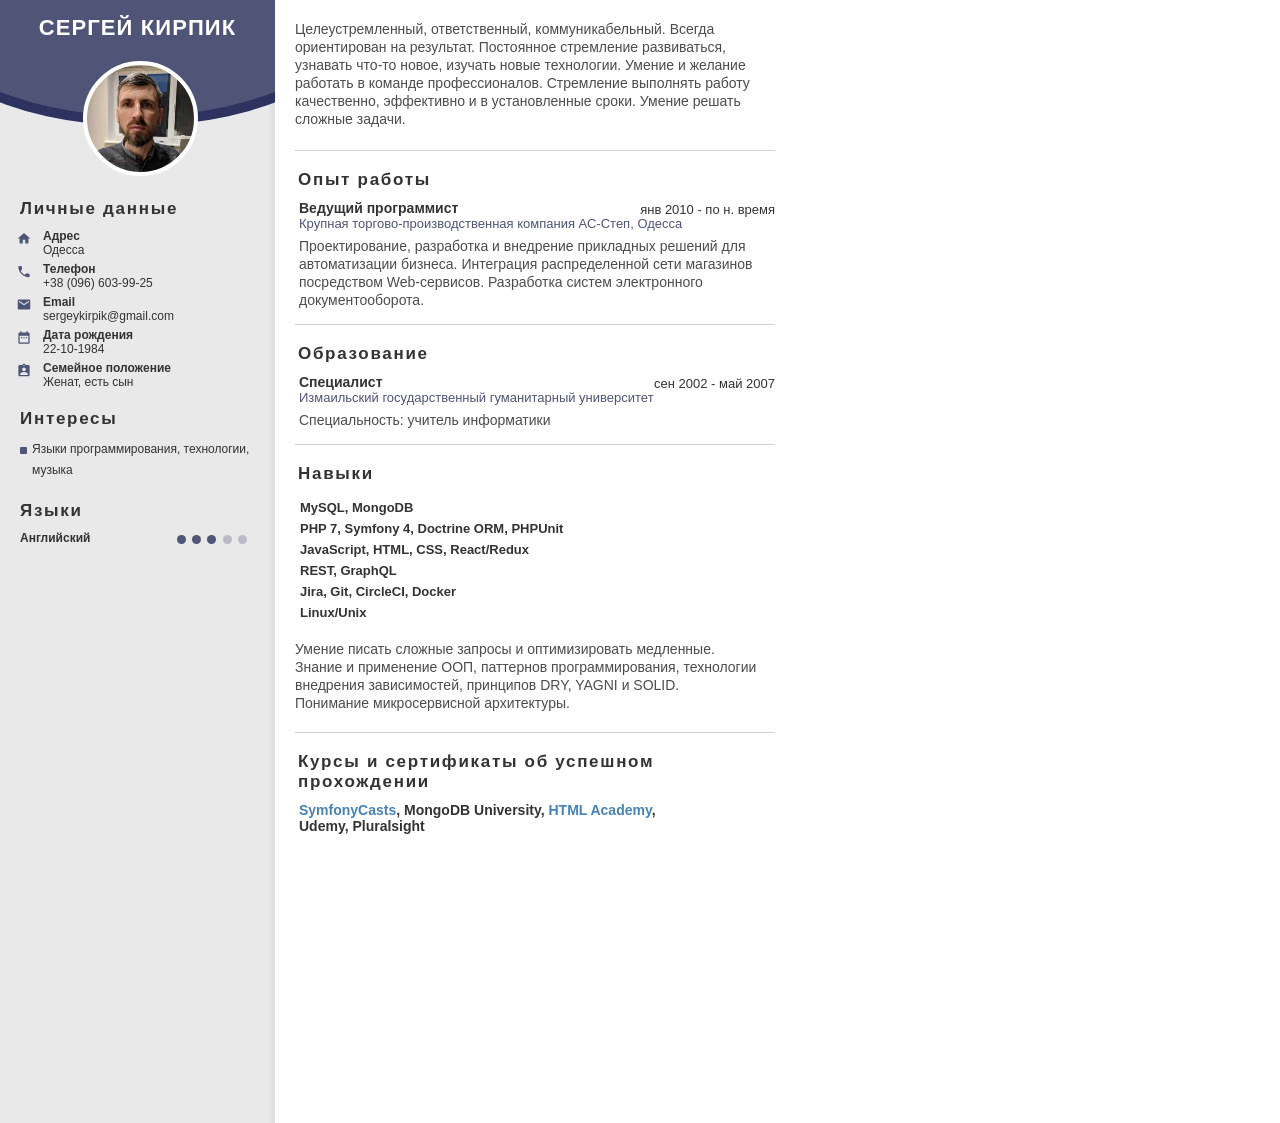
<file: index.html>
<!DOCTYPE html>
<html>

<head>
    <meta http-equiv="Content-Type" content="text/html; charset=UTF-8">

    <style>
        * {
            -webkit-font-smoothing: antialiased;
            -moz-osx-font-smoothing: grayscale;
            -webkit-box-sizing: border-box;
            box-sizing: border-box
        }

        html {
            min-height: 100%
        }

        body {
            width: 21cm;
            min-height: 100%;
            min-height: 29.7cm;
            position: relative;
            margin: 0;
            padding: 0 0;
            color: #333;
            line-height: 22px;
            font: 14px "Helvetica", Arial;
            font-style: normal;
            overflow: auto;
        }

        h1 {
            position: relative;
            z-index: 999;
            text-align: center;
            text-transform: uppercase;
            width: 100%;
            font-style: normal;
            font-size: 22px;
            letter-spacing: .05em;
            color: #fff;
            margin: 0;
            padding: 35px 70px 15px 70px;
            font-weight: 600
        }

        h1 span {
            position: relative;
            font-style: normal;
            display: inline;
            margin-right: 3px;
            padding: 0
        }

        .avatar--no h1 {
            margin-top: 35px
        }

        h2 {
            letter-spacing: .1em;
            font-size: 17px;
            font-weight: 600;
            margin: 0;
            padding: 0
        }

        h3 {
            font-size: 14px;
            font-weight: 600;
            margin: 0;
            padding: 0;
            max-width: 375px
        }

        p {
            color: #4c4c4c;
            line-height: 18px;
            font-weight: 400;
            margin: 0;
            padding: 0
        }

        hr {
            border: none;
            height: 1px;
            width: 100%;
            padding: 0;
            margin: 0;
            background: #d2d2d2
        }

        .sections {
            top: 0;
            left: 275px;
            padding-top: 20px;
            padding-left: 20px;
            padding-right: 20px;
            position: relative;
            width: 520px;
            min-height: 500px;
            background: #fff
        }

        .section {
            position: relative;
            width: 100%;
            padding: 0
        }

        .section:nth-child(1) .section--title {
            padding-top: 0;
            border: none
        }

        .section p {
            display: block;
            font-style: normal
        }

        .section:last-child {
            border: none
        }

        .section.section--summary {
            margin-top: 0;
            margin-bottom: 22px
        }

        .section--title {
            display: inline-block;
            position: relative;
            width: 100%;
            z-index: 99;
            margin: 0;
            font-weight: 600;
            background: #fff;
            padding: 19px 0 0 3px;
            border-top: 1px solid #d2d2d2;
            page-break-inside: avoid
        }

        .section--title span {
            display: inline-block;
            margin-right: 2px
        }

        .section--title-icon {
            position: relative;
            display: none;
            top: 5px;
            left: -2px;
            margin-right: 2px
        }

        .section--title-icon svg {
            height: 22px;
            width: 22px
        }

        .section--item:last-child {
            background: #fff;
            padding-bottom: 15px
        }

        .section--item:last-child .section--time-line {
            height: 30px
        }

        .section--heading-group {
            display: block;
            margin: 0;
            padding: 0 0 6px 0;
            page-break-inside: avoid !important
        }

        .section--list {
            display: block;
            list-style: none;
            padding: 0;
            margin: 0
        }

        .section--list.skills {
            padding-top: 10px;
            margin-bottom: 20px
        }

        .section--list.no-indent .section--item {
            padding-left: 4px
        }

        .section--item {
            display: block;
            position: relative;
            list-style: none;
            padding: 0 0 0 4px;
            margin: 0
        }

        .section--item.skills {
            display: inline-block;
            padding-top: 5px;
            padding-bottom: 0;
            width: 100%;
            margin: 0;
            padding-left: 10px
        }

        .section--item.skills h3 {
            font-size: 13px
        }

        .section--item.skills:last-child {
            padding-bottom: 0
        }

        .skills--label {
            display: inline-block;
            width: 350px;
            margin: 0 0 0 -5px
        }

        .skills--stars {
            display: inline-block;
            position: absolute;
            top: 50%;
            margin-top: -7px;
            display: none;
        }

        .skills--stars svg {
            fill: #b1b1b1
        }

        .skills--stars svg.active {
            fill: #2b2b38
        }

        .section--date {
            position: absolute;
            right: 0;
            top: 12px;
            width: 142px;
            text-align: right;
            font-size: 13px;
            padding: 0;
            margin: 0
        }

        .section--heading {
            display: block;
            padding: 10px 0 0 0;
            margin: 0
        }

        .section--sub-heading {
            display: block;
            padding: 0;
            margin: 0;
            font-size: 13px
        }

        .section--content {
            display: block;
            padding: 0;
            margin: 0
        }

        .section--content p {
            display: block
        }

        .section--content ol,
        .section--content ul {
            page-break-inside: auto;
            white-space: normal;
            font-weight: 400;
            list-style-position: outside;
            color: #4c4c4c;
            margin: 0;
            padding: 0 0 0 16px
        }

        .section--content ol li,
        .section--content ul li {
            line-height: 18px
        }

        .section--content ul li {
            list-style-type: disc
        }

        .section--content ol {
            padding-left: 14px
        }

        .section--content-single-textarea {
            padding-top: 10px;
            padding-left: 4px;
            padding-bottom: 20px
        }

        .sidebar--bg {
            position: fixed;
            top: 0;
            left: 0;
            width: 275px;
            background: #e9e9e9;
            height: 18000px;
            overflow-x: hidden;
            overflow-y: hidden
        }

        .sidebar--shadow {
            position: fixed;
            top: 0;
            left: 275px;
            width: 10px;
            background: #fff;
            height: 18000px;
            overflow-x: hidden;
            overflow-y: hidden;
            -webkit-box-shadow: 0 0 9px 1px rgba(0, 0, 0, .09);
            box-shadow: 0 0 9px 1px rgba(0, 0, 0, .09)
        }

        .sidebar--shadow-overlay {
            position: fixed;
            top: 0;
            left: 278px;
            width: 500px;
            background: #fff;
            height: 18000px;
            overflow-x: hidden;
            overflow-y: hidden
        }

        .sidebar {
            left: 0;
            position: fixed;
            z-index: 0;
            padding: 20px 0 0 20px;
            width: 275px;
            height: auto
        }

        .avatar__bg {
            position: relative;
            left: -120px;
            padding: 100px 30px 60px 30px;
            margin: -150px 0 0 0;
            width: 475px;
            height: auto;
            min-height: 250px;
            border-radius: 50%;
            border: 10px solid #505476
        }

        .avatar--no .avatar__bg {
            padding-bottom: 0;
            margin-top: -180px
        }

        .avatar {
            position: relative;
            z-index: 99;
            display: inline-block;
            padding: 0;
            margin: -65px 0 0 63px;
            height: 115px;
            width: 115px;
            border-radius: 50%;
            -webkit-background-size: cover !important;
            background-size: cover !important;
            background-color: #fff;
            border: 4px solid #fff
        }

        .sidebar--data {
            display: block
        }

        .sidebar--title {
            font-style: normal;
            position: relative;
            width: calc(100% + 20px);
            padding: 5px 0 5px 20px;
            margin: 15px 0 5px -20px;
            page-break-inside: avoid
        }

        .sidebar--title span {
            float: left;
            display: inline;
            font-weight: 400;
            font-style: normal;
            padding-right: 2px;
            z-index: 1
        }

        .sidebar--title span:last-child {
            padding-right: 10px
        }

        .sidebar--title hr {
            position: absolute;
            left: 0;
            bottom: 18px;
            border: none;
            height: 1px;
            width: calc(100% - 10px);
            background: #fff
        }

        .sidebar--title svg {
            position: relative;
            top: 4px;
            margin-right: 4px
        }

        .sidebar--label {
            font-weight: 600
        }

        .sidebar--list {
            display: block;
            list-style: none;
            margin: 0;
            padding: 0
        }

        .sidebar--item {
            display: block;
            list-style: none;
            position: relative;
            font-size: 12px;
            margin: 0;
            padding: 0 5px 5px 0
        }

        .sidebar--item.sidebar--item-personal {
            padding: 0 5px 5px 23px
        }

        .sidebar--item.sidebar--item-interest {
            padding-left: 12px;
            padding-bottom: 0
        }

        .sidebar--item:last-child {
            padding-bottom: 0
        }

        .sidebar--icon-square {
            display: inline-block;
            height: 7px;
            width: 7px;
            position: absolute;
            top: 8px;
            margin: 0 5px 0 0;
            background: #333;
            left: 0;
            border-radius: 1px
        }

        .sidebar--item-icon {
            top: 2px;
            left: -8px;
            position: absolute;
            height: 15px
        }

        .sidebar--item-text {
            line-height: 21px
        }

        .sidebar--item-align-right {
            float: right;
            margin-right: 20px
        }

        .skills__list {
            position: relative;
            display: inline-block;
            list-style: none;
            margin: 0;
            padding: 0;
            top: 2px
        }

        .skills__item {
            display: inline-block;
            height: 9px;
            width: 9px;
            margin: 0 3px 0 0;
            border-radius: 50%;
            opacity: .3;
            background: #333
        }

        .skills__item.active {
            opacity: 1
        }

        .c--505476 .section--sub-heading {
            color: #505476 !important
        }

        .c--505476 .section--title-icon svg,
        .c--505476 .sidebar--item-icon {
            fill: #505476 !important
        }

        .c--505476 .avatar__bg,
        .c--505476 .sidebar--icon-square,
        .c--505476 .skills__item {
            background: #505476 !important
        }

        .c--505476 .avatar__bg {
            border-color: #2d3260 !important
        }

        .c--0a95a8 .section--sub-heading {
            color: #077685 !important
        }

        .c--0a95a8 .section--title-icon svg,
        .c--0a95a8 .sidebar--item-icon {
            fill: #077685 !important
        }

        .c--0a95a8 .avatar__bg,
        .c--0a95a8 .skills__item {
            background: #078899 !important
        }

        .c--0a95a8 .sidebar--icon-square {
            background: #077685 !important
        }

        .c--0a95a8 .avatar__bg {
            border-color: #077685 !important
        }

        .c--ffc107 .section--sub-heading {
            color: #353535 !important
        }

        .c--ffc107 .section--title-icon svg,
        .c--ffc107 .sidebar--item-icon {
            fill: #353535 !important
        }

        .c--ffc107 .avatar__bg,
        .c--ffc107 .skills__item {
            background: #353535 !important
        }

        .c--ffc107 .skills__item {
            background: #353535 !important
        }

        .c--ffc107 .sidebar--icon-square {
            background: #353535 !important
        }

        .c--ffc107 .avatar__bg {
            border-color: #ffc107 !important
        }

        .c--640707 .section--sub-heading {
            color: #640707 !important
        }

        .c--640707 .section--title-icon svg,
        .c--640707 .sidebar--item-icon {
            fill: #640707 !important
        }

        .c--640707 .avatar__bg,
        .c--640707 .skills__item {
            background: #640707 !important
        }

        .c--640707 .skills__item {
            background: #640707 !important
        }

        .c--640707 .sidebar--icon-square {
            background: #640707 !important
        }

        .c--640707 .avatar__bg {
            border-color: #b0292b !important
        }

        .c--316834 .section--sub-heading {
            color: #204823 !important
        }

        .c--316834 .section--title-icon svg,
        .c--316834 .sidebar--item-icon {
            fill: #204823 !important
        }

        .c--316834 .avatar__bg,
        .c--316834 .skills__item {
            background: #204823 !important
        }

        .c--316834 .skills__item {
            background: #204823 !important
        }

        .c--316834 .sidebar--icon-square {
            background: #204823 !important
        }

        .c--316834 .avatar__bg {
            border-color: #316834 !important
        }

        a {
            color: steelblue;
            text-decoration: none;
        }
    </style>

</head>

<body class="c--505476 ">

    <div class="sidebar--bg"></div>

    <div class="sidebar--shadow"></div>

    <div class="sidebar--shadow-overlay"></div>

    <aside class="sidebar">

        <div class="avatar__bg">
            <h1>Сергей Кирпик</h1>
        </div>

        <div class="avatar"
            style="background:url('[data-uri]') no-repeat;">
        </div>

        <div class="sidebar--data">
            <h2 class="sidebar--title">Личные данные</h2>

            <ul class="sidebar--list">

                <li class="sidebar--item sidebar--item-personal">
                    <svg class="sidebar--item-icon" fill="#000000" height="24" viewBox="0 0 24 24" width="24"
                        xmlns="http://www.w3.org/2000/svg">
                        <path d="M10 20v-6h4v6h5v-8h3L12 3 2 12h3v8z"></path>
                        <path d="M0 0h24v24H0z" fill="none"></path>
                    </svg>
                    <span class="sidebar--label">Адрес</span><br>

                    Одесса
                </li>


                <li class="sidebar--item sidebar--item-personal">
                    <svg class="sidebar--item-icon" fill="#000000" height="24" viewBox="0 0 24 24" width="24"
                        xmlns="http://www.w3.org/2000/svg">
                        <path d="M0 0h24v24H0z" fill="none" />
                        <path
                            d="M6.62 10.79c1.44 2.83 3.76 5.14 6.59 6.59l2.2-2.2c.27-.27.67-.36 1.02-.24 1.12.37 2.33.57 3.57.57.55 0 1 .45 1 1V20c0 .55-.45 1-1 1-9.39 0-17-7.61-17-17 0-.55.45-1 1-1h3.5c.55 0 1 .45 1 1 0 1.25.2 2.45.57 3.57.11.35.03.74-.25 1.02l-2.2 2.2z" />
                    </svg>
                    <span class="sidebar--label">Телефон</span><br>
                    +38 (096) 603-99-25
                </li>


                <li class="sidebar--item sidebar--item-personal">
                    <svg class="sidebar--item-icon" fill="#000000" height="24" viewBox="0 0 24 24" width="24"
                        xmlns="http://www.w3.org/2000/svg">
                        <path
                            d="M20 4H4c-1.1 0-1.99.9-1.99 2L2 18c0 1.1.9 2 2 2h16c1.1 0 2-.9 2-2V6c0-1.1-.9-2-2-2zm0 4l-8 5-8-5V6l8 5 8-5v2z">
                        </path>
                        <path d="M0 0h24v24H0z" fill="none"></path>
                    </svg>
                    <span class="sidebar--label">Email</span><br>
                    sergeykirpik@gmail.com
                </li>


                <li class="sidebar--item sidebar--item-personal">
                    <svg class="sidebar--item-icon" fill="#000000" height="24" viewBox="0 0 24 24" width="24"
                        xmlns="http://www.w3.org/2000/svg">
                        <path
                            d="M9 11H7v2h2v-2zm4 0h-2v2h2v-2zm4 0h-2v2h2v-2zm2-7h-1V2h-2v2H8V2H6v2H5c-1.11 0-1.99.9-1.99 2L3 20c0 1.1.89 2 2 2h14c1.1 0 2-.9 2-2V6c0-1.1-.9-2-2-2zm0 16H5V9h14v11z" />
                        <path d="M0 0h24v24H0z" fill="none" />
                    </svg>
                    <span class="sidebar--label">Дата рождения</span><br>
                    22-10-1984
                </li>

                <li class="sidebar--item sidebar--item-personal">
                    <svg class="sidebar--item-icon" fill="#000000" height="24" viewBox="0 0 24 24" width="24"
                        xmlns="http://www.w3.org/2000/svg">
                        <path d="M0 0h24v24H0z" fill="none" />
                        <path
                            d="M19 3h-4.18C14.4 1.84 13.3 1 12 1c-1.3 0-2.4.84-2.82 2H5c-1.1 0-2 .9-2 2v14c0 1.1.9 2 2 2h14c1.1 0 2-.9 2-2V5c0-1.1-.9-2-2-2zm-7 0c.55 0 1 .45 1 1s-.45 1-1 1-1-.45-1-1 .45-1 1-1zm0 4c1.66 0 3 1.34 3 3s-1.34 3-3 3-3-1.34-3-3 1.34-3 3-3zm6 12H6v-1.4c0-2 4-3.1 6-3.1s6 1.1 6 3.1V19z" />
                    </svg>
                    <span class="sidebar--label">Семейное положение</span><br>
                    Женат, есть сын
                </li>








            </ul>

        </div>










        <div class="sidebar--data">
            <h2 class="sidebar--title">
                Интересы
            </h2>

            <ul class="sidebar--list">
                <li class="sidebar--item sidebar--item-text sidebar--item-interest">
                    <i class="sidebar--icon-square"></i>
                    Языки программирования, технологии, музыка
                </li>

            </ul>

        </div>









        <div class="sidebar--data">
            <h2 class="sidebar--title">
                Языки
            </h2>

            <ul class="sidebar--list">
                <li class="sidebar--item">
                    <span class="sidebar--label">Английский</span>
                    <span class="sidebar--item-align-right">
                        <ul class="skills__list">
                            <li class="skills__item active"></li>
                            <li class="skills__item active"></li>
                            <li class="skills__item active"></li>
                            <li class="skills__item "></li>
                            <li class="skills__item "></li>
                        </ul>
                    </span>
                </li>
            </ul>

        </div>









    </aside>

    <section class="sections">




        <div class="section section--summary">

            <div class="section--content">
                <p>Целеустремленный, ответственный, коммуникабельный. Всегда ориентирован на результат. Постоянное
                    стремление развиваться, узнавать что-то новое, изучать новые технологии. Умение и желание работать в
                    команде профессионалов. Стремление выполнять работу качественно, эффективно и в установленные сроки.
                    Умение решать сложные
                    задачи.</p>
            </div>
        </div>


        <div class="section">

            <div class="section--title">
                <h2>
                    Опыт работы
                </h2>
            </div>

            <ol class="section--list">
                <li class="section--item">

                    <div class="section--heading-group">
                        <div class="section--date">янв 2010 - по н. время</div>
                        <div class="section--heading">
                            <h3>Ведущий программист</h3>
                        </div>
                        <div class="section--sub-heading">
                            Крупная торгово-производственная компания АС-Степ, Одесса </div>
                    </div>
                    <div class="section--content">
                        <p>Проектирование, разработка и внедрение прикладных решений для автоматизации бизнеса. 
                            Интеграция распределенной сети магазинов посредством Web-сервисов. 
                            Разработка систем электронного документооборота.</p>
                    </div>
                </li>
            </ol>
        </div>

        <div class="section">
            <div class="section--title">
                <h2>
                    Образование
                </h2>
            </div>

            <ol class="section--list">


                <li class="section--item">
                    <div class="section--heading-group">
                        <div class="section--date">
                            сен 2002 - май 2007
                        </div>
                        <div class="section--heading">
                            <h3>Специалист</h3>
                        </div>
                        <div class="section--sub-heading">
                            Измаильский государственный гуманитарный университет
                        </div>
                    </div>
                    <div class="section--content">
                        <p>Специальность: учитель информатики</p>
                    </div>
                </li>

            </ol>
        </div>

        <div class="section">

            <div class="section--title">
                <h2>
                    Навыки
                </h2>
            </div>


            <ol class="section--list skills">

                <li class="section--item skills">
                    <div class="skills--label">
                        <h3>MySQL, MongoDB</h3>
                    </div>
                    <div class="skills--stars">
                        <ul class="skills__list">
                            <li class="skills__item active"></li>
                            <li class="skills__item active"></li>
                            <li class="skills__item active"></li>
                            <li class="skills__item active"></li>
                            <li class="skills__item "></li>
                        </ul>
                    </div>
                </li>

                <li class="section--item skills">
                    <div class="skills--label">
                        <h3>PHP 7, Symfony 4, Doctrine ORM, PHPUnit</h3>
                    </div>
                    <div class="skills--stars">
                        <ul class="skills__list">
                            <li class="skills__item active"></li>
                            <li class="skills__item active"></li>
                            <li class="skills__item active"></li>
                            <li class="skills__item active"></li>
                            <li class="skills__item "></li>
                        </ul>
                    </div>
                </li>

                <li class="section--item skills">
                    <div class="skills--label">
                        <h3>JavaScript, HTML, CSS, React/Redux</h3>
                    </div>
                    <div class="skills--stars">
                        <ul class="skills__list">
                            <li class="skills__item active"></li>
                            <li class="skills__item active"></li>
                            <li class="skills__item active"></li>
                            <li class="skills__item active"></li>
                            <li class="skills__item "></li>
                        </ul>
                    </div>
                </li>

                <li class="section--item skills">
                    <div class="skills--label">
                        <h3>REST, GraphQL</h3>
                    </div>
                    <div class="skills--stars">
                        <ul class="skills__list">
                            <li class="skills__item active"></li>
                            <li class="skills__item active"></li>
                            <li class="skills__item active"></li>
                            <li class="skills__item active"></li>
                            <li class="skills__item "></li>
                        </ul>
                    </div>
                </li>


                <li class="section--item skills">
                    <div class="skills--label">
                        <h3>Jira, Git, CircleCI, Docker</h3>
                    </div>
                    <div class="skills--stars">
                        <ul class="skills__list">
                            <li class="skills__item active"></li>
                            <li class="skills__item active"></li>
                            <li class="skills__item active"></li>
                            <li class="skills__item active"></li>
                            <li class="skills__item "></li>
                        </ul>
                    </div>
                </li>

                <li class="section--item skills">
                    <div class="skills--label">
                        <h3>Linux/Unix</h3>
                    </div>
                    <div class="skills--stars">
                        <ul class="skills__list">
                            <li class="skills__item active"></li>
                            <li class="skills__item active"></li>
                            <li class="skills__item active"></li>
                            <li class="skills__item active"></li>
                            <li class="skills__item "></li>
                        </ul>
                    </div>
                </li>
                <div style="margin-top: 20px">
                    <p>Умение писать сложные запросы и оптимизировать медленные.</p>
                    <p>Знание и применение ООП, паттернов программирования, технологии внедрения зависимостей, принципов DRY, YAGNI и SOLID.</p>
                    <p>Понимание микросервисной архитектуры.</p>
                </div>

            </ol>

        </div>


        <div class="section">

            <div class="section--title">
                <h2>
                    Курсы и сертификаты об успешном прохождении
                </h2>
            </div>

            <ol class="section--list">

                <li class="section--item">
                    <div class="section--heading-group">
                        <div class="section--heading">
                            <h3>
                                <a href="https://symfonycasts.com/u/sergeykirpik" target="_blank">SymfonyCasts</a>,
                                MongoDB University, <a href="https://htmlacademy.ru/profile/id247812/certificates"
                                    target="_blank">HTML Academy</a>, Udemy, Pluralsight
                            </h3>
                        </div>
                        <div class="section--sub-heading"></div>
                    </div>
                </li>
            </ol>
        </div>

    </section>

</body>

</html>
</file>
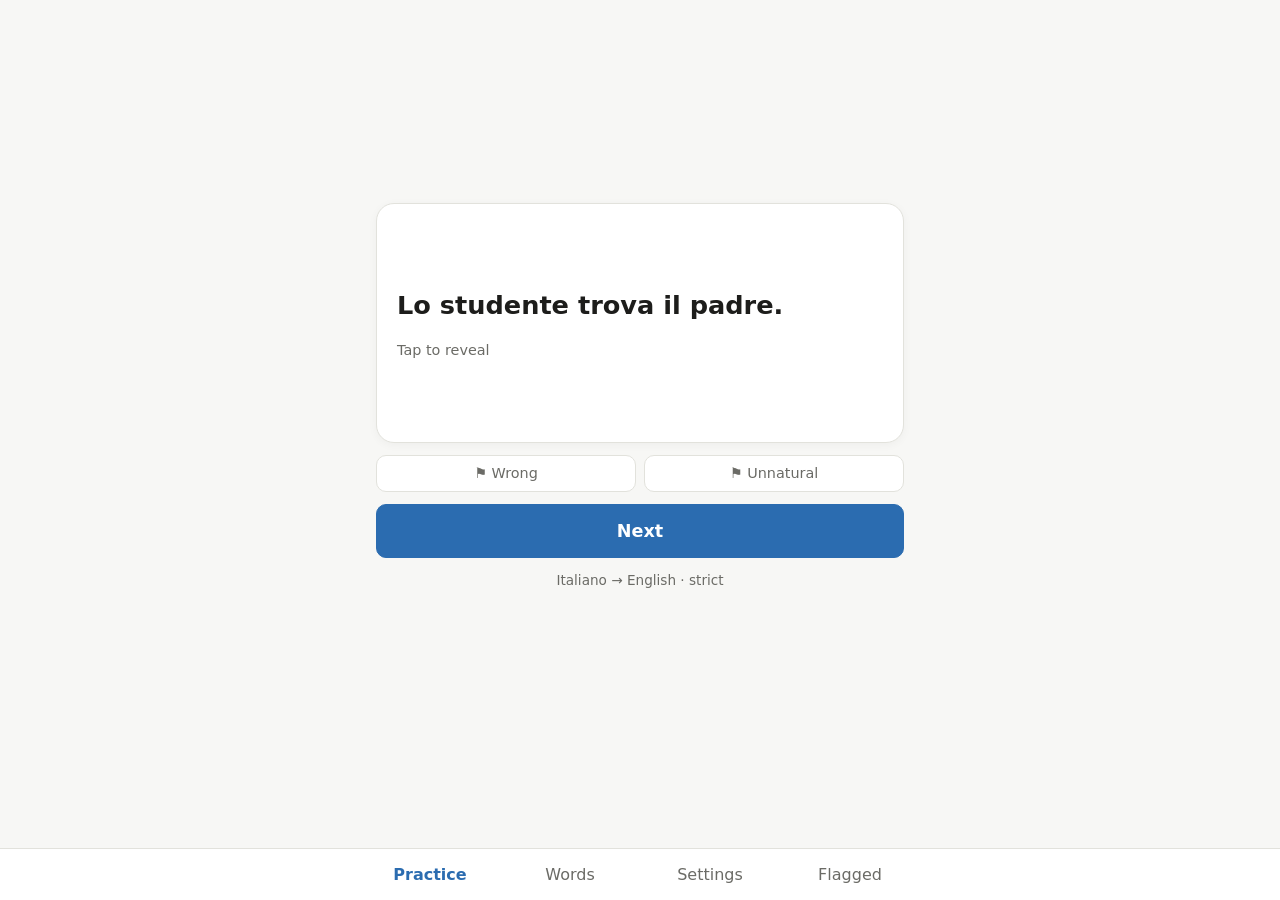
<file: sentence-generator/index.html>
<!doctype html>
<html lang="it">
  <head>
    <meta charset="UTF-8" />
    <meta name="viewport" content="width=device-width, initial-scale=1.0, viewport-fit=cover" />
    <meta name="theme-color" content="#2b6cb0" />
    <link rel="icon" href="icon-192.png" />
    <link rel="apple-touch-icon" href="apple-touch-icon.png" />
    <title>Sentence Practice</title>
    <script type="module" crossorigin src="/sentence-generator/assets/index-B3Dhh2ab.js"></script>
    <link rel="stylesheet" crossorigin href="/sentence-generator/assets/index-BMiNwL3K.css">
  <link rel="manifest" href="/sentence-generator/manifest.webmanifest"></head>
  <body>
    <div id="root"></div>
  </body>
</html>
</file>
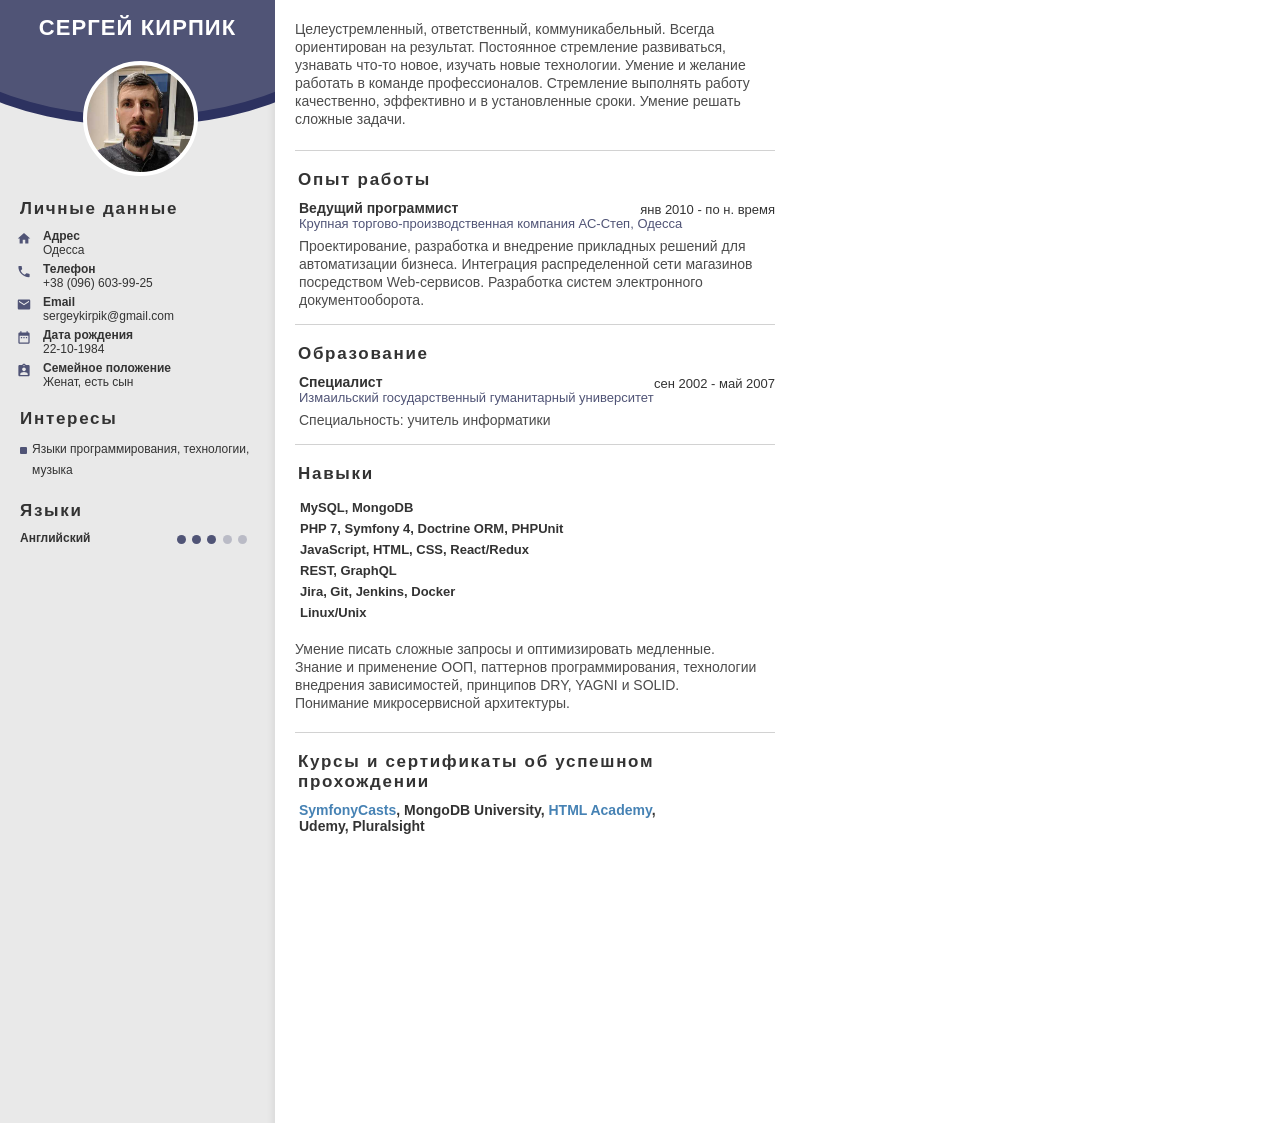
<file: resume.html>
<!DOCTYPE html>
<html>

<head>
    <meta http-equiv="Content-Type" content="text/html; charset=UTF-8">

    <style>
        * {
            -webkit-font-smoothing: antialiased;
            -moz-osx-font-smoothing: grayscale;
            -webkit-box-sizing: border-box;
            box-sizing: border-box
        }

        html {
            min-height: 100%
        }

        body {
            width: 21cm;
            min-height: 100%;
            min-height: 29.7cm;
            position: relative;
            margin: 0;
            padding: 0 0;
            color: #333;
            line-height: 22px;
            font: 14px "Helvetica", Arial;
            font-style: normal;
            overflow: auto;
        }

        h1 {
            position: relative;
            z-index: 999;
            text-align: center;
            text-transform: uppercase;
            width: 100%;
            font-style: normal;
            font-size: 22px;
            letter-spacing: .05em;
            color: #fff;
            margin: 0;
            padding: 35px 70px 15px 70px;
            font-weight: 600
        }

        h1 span {
            position: relative;
            font-style: normal;
            display: inline;
            margin-right: 3px;
            padding: 0
        }

        .avatar--no h1 {
            margin-top: 35px
        }

        h2 {
            letter-spacing: .1em;
            font-size: 17px;
            font-weight: 600;
            margin: 0;
            padding: 0
        }

        h3 {
            font-size: 14px;
            font-weight: 600;
            margin: 0;
            padding: 0;
            max-width: 375px
        }

        p {
            color: #4c4c4c;
            line-height: 18px;
            font-weight: 400;
            margin: 0;
            padding: 0
        }

        hr {
            border: none;
            height: 1px;
            width: 100%;
            padding: 0;
            margin: 0;
            background: #d2d2d2
        }

        .sections {
            top: 0;
            left: 275px;
            padding-top: 20px;
            padding-left: 20px;
            padding-right: 20px;
            position: relative;
            width: 520px;
            min-height: 500px;
            background: #fff
        }

        .section {
            position: relative;
            width: 100%;
            padding: 0
        }

        .section:nth-child(1) .section--title {
            padding-top: 0;
            border: none
        }

        .section p {
            display: block;
            font-style: normal
        }

        .section:last-child {
            border: none
        }

        .section.section--summary {
            margin-top: 0;
            margin-bottom: 22px
        }

        .section--title {
            display: inline-block;
            position: relative;
            width: 100%;
            z-index: 99;
            margin: 0;
            font-weight: 600;
            background: #fff;
            padding: 19px 0 0 3px;
            border-top: 1px solid #d2d2d2;
            page-break-inside: avoid
        }

        .section--title span {
            display: inline-block;
            margin-right: 2px
        }

        .section--title-icon {
            position: relative;
            display: none;
            top: 5px;
            left: -2px;
            margin-right: 2px
        }

        .section--title-icon svg {
            height: 22px;
            width: 22px
        }

        .section--item:last-child {
            background: #fff;
            padding-bottom: 15px
        }

        .section--item:last-child .section--time-line {
            height: 30px
        }

        .section--heading-group {
            display: block;
            margin: 0;
            padding: 0 0 6px 0;
            page-break-inside: avoid !important
        }

        .section--list {
            display: block;
            list-style: none;
            padding: 0;
            margin: 0
        }

        .section--list.skills {
            padding-top: 10px;
            margin-bottom: 20px
        }

        .section--list.no-indent .section--item {
            padding-left: 4px
        }

        .section--item {
            display: block;
            position: relative;
            list-style: none;
            padding: 0 0 0 4px;
            margin: 0
        }

        .section--item.skills {
            display: inline-block;
            padding-top: 5px;
            padding-bottom: 0;
            width: 100%;
            margin: 0;
            padding-left: 10px
        }

        .section--item.skills h3 {
            font-size: 13px
        }

        .section--item.skills:last-child {
            padding-bottom: 0
        }

        .skills--label {
            display: inline-block;
            width: 350px;
            margin: 0 0 0 -5px
        }

        .skills--stars {
            display: inline-block;
            position: absolute;
            top: 50%;
            margin-top: -7px;
            display: none;
        }

        .skills--stars svg {
            fill: #b1b1b1
        }

        .skills--stars svg.active {
            fill: #2b2b38
        }

        .section--date {
            position: absolute;
            right: 0;
            top: 12px;
            width: 142px;
            text-align: right;
            font-size: 13px;
            padding: 0;
            margin: 0
        }

        .section--heading {
            display: block;
            padding: 10px 0 0 0;
            margin: 0
        }

        .section--sub-heading {
            display: block;
            padding: 0;
            margin: 0;
            font-size: 13px
        }

        .section--content {
            display: block;
            padding: 0;
            margin: 0
        }

        .section--content p {
            display: block
        }

        .section--content ol,
        .section--content ul {
            page-break-inside: auto;
            white-space: normal;
            font-weight: 400;
            list-style-position: outside;
            color: #4c4c4c;
            margin: 0;
            padding: 0 0 0 16px
        }

        .section--content ol li,
        .section--content ul li {
            line-height: 18px
        }

        .section--content ul li {
            list-style-type: disc
        }

        .section--content ol {
            padding-left: 14px
        }

        .section--content-single-textarea {
            padding-top: 10px;
            padding-left: 4px;
            padding-bottom: 20px
        }

        .sidebar--bg {
            position: fixed;
            top: 0;
            left: 0;
            width: 275px;
            background: #e9e9e9;
            height: 18000px;
            overflow-x: hidden;
            overflow-y: hidden
        }

        .sidebar--shadow {
            position: fixed;
            top: 0;
            left: 275px;
            width: 10px;
            background: #fff;
            height: 18000px;
            overflow-x: hidden;
            overflow-y: hidden;
            -webkit-box-shadow: 0 0 9px 1px rgba(0, 0, 0, .09);
            box-shadow: 0 0 9px 1px rgba(0, 0, 0, .09)
        }

        .sidebar--shadow-overlay {
            position: fixed;
            top: 0;
            left: 278px;
            width: 500px;
            background: #fff;
            height: 18000px;
            overflow-x: hidden;
            overflow-y: hidden
        }

        .sidebar {
            left: 0;
            position: fixed;
            z-index: 0;
            padding: 20px 0 0 20px;
            width: 275px;
            height: auto
        }

        .avatar__bg {
            position: relative;
            left: -120px;
            padding: 100px 30px 60px 30px;
            margin: -150px 0 0 0;
            width: 475px;
            height: auto;
            min-height: 250px;
            border-radius: 50%;
            border: 10px solid #505476
        }

        .avatar--no .avatar__bg {
            padding-bottom: 0;
            margin-top: -180px
        }

        .avatar {
            position: relative;
            z-index: 99;
            display: inline-block;
            padding: 0;
            margin: -65px 0 0 63px;
            height: 115px;
            width: 115px;
            border-radius: 50%;
            -webkit-background-size: cover !important;
            background-size: cover !important;
            background-color: #fff;
            border: 4px solid #fff
        }

        .sidebar--data {
            display: block
        }

        .sidebar--title {
            font-style: normal;
            position: relative;
            width: calc(100% + 20px);
            padding: 5px 0 5px 20px;
            margin: 15px 0 5px -20px;
            page-break-inside: avoid
        }

        .sidebar--title span {
            float: left;
            display: inline;
            font-weight: 400;
            font-style: normal;
            padding-right: 2px;
            z-index: 1
        }

        .sidebar--title span:last-child {
            padding-right: 10px
        }

        .sidebar--title hr {
            position: absolute;
            left: 0;
            bottom: 18px;
            border: none;
            height: 1px;
            width: calc(100% - 10px);
            background: #fff
        }

        .sidebar--title svg {
            position: relative;
            top: 4px;
            margin-right: 4px
        }

        .sidebar--label {
            font-weight: 600
        }

        .sidebar--list {
            display: block;
            list-style: none;
            margin: 0;
            padding: 0
        }

        .sidebar--item {
            display: block;
            list-style: none;
            position: relative;
            font-size: 12px;
            margin: 0;
            padding: 0 5px 5px 0
        }

        .sidebar--item.sidebar--item-personal {
            padding: 0 5px 5px 23px
        }

        .sidebar--item.sidebar--item-interest {
            padding-left: 12px;
            padding-bottom: 0
        }

        .sidebar--item:last-child {
            padding-bottom: 0
        }

        .sidebar--icon-square {
            display: inline-block;
            height: 7px;
            width: 7px;
            position: absolute;
            top: 8px;
            margin: 0 5px 0 0;
            background: #333;
            left: 0;
            border-radius: 1px
        }

        .sidebar--item-icon {
            top: 2px;
            left: -8px;
            position: absolute;
            height: 15px
        }

        .sidebar--item-text {
            line-height: 21px
        }

        .sidebar--item-align-right {
            float: right;
            margin-right: 20px
        }

        .skills__list {
            position: relative;
            display: inline-block;
            list-style: none;
            margin: 0;
            padding: 0;
            top: 2px
        }

        .skills__item {
            display: inline-block;
            height: 9px;
            width: 9px;
            margin: 0 3px 0 0;
            border-radius: 50%;
            opacity: .3;
            background: #333
        }

        .skills__item.active {
            opacity: 1
        }

        .c--505476 .section--sub-heading {
            color: #505476 !important
        }

        .c--505476 .section--title-icon svg,
        .c--505476 .sidebar--item-icon {
            fill: #505476 !important
        }

        .c--505476 .avatar__bg,
        .c--505476 .sidebar--icon-square,
        .c--505476 .skills__item {
            background: #505476 !important
        }

        .c--505476 .avatar__bg {
            border-color: #2d3260 !important
        }

        .c--0a95a8 .section--sub-heading {
            color: #077685 !important
        }

        .c--0a95a8 .section--title-icon svg,
        .c--0a95a8 .sidebar--item-icon {
            fill: #077685 !important
        }

        .c--0a95a8 .avatar__bg,
        .c--0a95a8 .skills__item {
            background: #078899 !important
        }

        .c--0a95a8 .sidebar--icon-square {
            background: #077685 !important
        }

        .c--0a95a8 .avatar__bg {
            border-color: #077685 !important
        }

        .c--ffc107 .section--sub-heading {
            color: #353535 !important
        }

        .c--ffc107 .section--title-icon svg,
        .c--ffc107 .sidebar--item-icon {
            fill: #353535 !important
        }

        .c--ffc107 .avatar__bg,
        .c--ffc107 .skills__item {
            background: #353535 !important
        }

        .c--ffc107 .skills__item {
            background: #353535 !important
        }

        .c--ffc107 .sidebar--icon-square {
            background: #353535 !important
        }

        .c--ffc107 .avatar__bg {
            border-color: #ffc107 !important
        }

        .c--640707 .section--sub-heading {
            color: #640707 !important
        }

        .c--640707 .section--title-icon svg,
        .c--640707 .sidebar--item-icon {
            fill: #640707 !important
        }

        .c--640707 .avatar__bg,
        .c--640707 .skills__item {
            background: #640707 !important
        }

        .c--640707 .skills__item {
            background: #640707 !important
        }

        .c--640707 .sidebar--icon-square {
            background: #640707 !important
        }

        .c--640707 .avatar__bg {
            border-color: #b0292b !important
        }

        .c--316834 .section--sub-heading {
            color: #204823 !important
        }

        .c--316834 .section--title-icon svg,
        .c--316834 .sidebar--item-icon {
            fill: #204823 !important
        }

        .c--316834 .avatar__bg,
        .c--316834 .skills__item {
            background: #204823 !important
        }

        .c--316834 .skills__item {
            background: #204823 !important
        }

        .c--316834 .sidebar--icon-square {
            background: #204823 !important
        }

        .c--316834 .avatar__bg {
            border-color: #316834 !important
        }

        a {
            color: steelblue;
            text-decoration: none;
        }
    </style>

</head>

<body class="c--505476 ">

    <div class="sidebar--bg"></div>

    <div class="sidebar--shadow"></div>

    <div class="sidebar--shadow-overlay"></div>

    <aside class="sidebar">

        <div class="avatar__bg">
            <h1>Сергей Кирпик</h1>
        </div>

        <div class="avatar"
            style="background:url('[data-uri]') no-repeat;">
        </div>

        <div class="sidebar--data">
            <h2 class="sidebar--title">Личные данные</h2>

            <ul class="sidebar--list">

                <li class="sidebar--item sidebar--item-personal">
                    <svg class="sidebar--item-icon" fill="#000000" height="24" viewBox="0 0 24 24" width="24"
                        xmlns="http://www.w3.org/2000/svg">
                        <path d="M10 20v-6h4v6h5v-8h3L12 3 2 12h3v8z"></path>
                        <path d="M0 0h24v24H0z" fill="none"></path>
                    </svg>
                    <span class="sidebar--label">Адрес</span><br>

                    Одесса
                </li>


                <li class="sidebar--item sidebar--item-personal">
                    <svg class="sidebar--item-icon" fill="#000000" height="24" viewBox="0 0 24 24" width="24"
                        xmlns="http://www.w3.org/2000/svg">
                        <path d="M0 0h24v24H0z" fill="none" />
                        <path
                            d="M6.62 10.79c1.44 2.83 3.76 5.14 6.59 6.59l2.2-2.2c.27-.27.67-.36 1.02-.24 1.12.37 2.33.57 3.57.57.55 0 1 .45 1 1V20c0 .55-.45 1-1 1-9.39 0-17-7.61-17-17 0-.55.45-1 1-1h3.5c.55 0 1 .45 1 1 0 1.25.2 2.45.57 3.57.11.35.03.74-.25 1.02l-2.2 2.2z" />
                    </svg>
                    <span class="sidebar--label">Телефон</span><br>
                    +38 (096) 603-99-25
                </li>


                <li class="sidebar--item sidebar--item-personal">
                    <svg class="sidebar--item-icon" fill="#000000" height="24" viewBox="0 0 24 24" width="24"
                        xmlns="http://www.w3.org/2000/svg">
                        <path
                            d="M20 4H4c-1.1 0-1.99.9-1.99 2L2 18c0 1.1.9 2 2 2h16c1.1 0 2-.9 2-2V6c0-1.1-.9-2-2-2zm0 4l-8 5-8-5V6l8 5 8-5v2z">
                        </path>
                        <path d="M0 0h24v24H0z" fill="none"></path>
                    </svg>
                    <span class="sidebar--label">Email</span><br>
                    sergeykirpik@gmail.com
                </li>


                <li class="sidebar--item sidebar--item-personal">
                    <svg class="sidebar--item-icon" fill="#000000" height="24" viewBox="0 0 24 24" width="24"
                        xmlns="http://www.w3.org/2000/svg">
                        <path
                            d="M9 11H7v2h2v-2zm4 0h-2v2h2v-2zm4 0h-2v2h2v-2zm2-7h-1V2h-2v2H8V2H6v2H5c-1.11 0-1.99.9-1.99 2L3 20c0 1.1.89 2 2 2h14c1.1 0 2-.9 2-2V6c0-1.1-.9-2-2-2zm0 16H5V9h14v11z" />
                        <path d="M0 0h24v24H0z" fill="none" />
                    </svg>
                    <span class="sidebar--label">Дата рождения</span><br>
                    22-10-1984
                </li>

                <li class="sidebar--item sidebar--item-personal">
                    <svg class="sidebar--item-icon" fill="#000000" height="24" viewBox="0 0 24 24" width="24"
                        xmlns="http://www.w3.org/2000/svg">
                        <path d="M0 0h24v24H0z" fill="none" />
                        <path
                            d="M19 3h-4.18C14.4 1.84 13.3 1 12 1c-1.3 0-2.4.84-2.82 2H5c-1.1 0-2 .9-2 2v14c0 1.1.9 2 2 2h14c1.1 0 2-.9 2-2V5c0-1.1-.9-2-2-2zm-7 0c.55 0 1 .45 1 1s-.45 1-1 1-1-.45-1-1 .45-1 1-1zm0 4c1.66 0 3 1.34 3 3s-1.34 3-3 3-3-1.34-3-3 1.34-3 3-3zm6 12H6v-1.4c0-2 4-3.1 6-3.1s6 1.1 6 3.1V19z" />
                    </svg>
                    <span class="sidebar--label">Семейное положение</span><br>
                    Женат, есть сын
                </li>








            </ul>

        </div>










        <div class="sidebar--data">
            <h2 class="sidebar--title">
                Интересы
            </h2>

            <ul class="sidebar--list">
                <li class="sidebar--item sidebar--item-text sidebar--item-interest">
                    <i class="sidebar--icon-square"></i>
                    Языки программирования, технологии, музыка
                </li>

            </ul>

        </div>









        <div class="sidebar--data">
            <h2 class="sidebar--title">
                Языки
            </h2>

            <ul class="sidebar--list">
                <li class="sidebar--item">
                    <span class="sidebar--label">Английский</span>
                    <span class="sidebar--item-align-right">
                        <ul class="skills__list">
                            <li class="skills__item active"></li>
                            <li class="skills__item active"></li>
                            <li class="skills__item active"></li>
                            <li class="skills__item "></li>
                            <li class="skills__item "></li>
                        </ul>
                    </span>
                </li>
            </ul>

        </div>









    </aside>

    <section class="sections">




        <div class="section section--summary">

            <div class="section--content">
                <p>Целеустремленный, ответственный, коммуникабельный. Всегда ориентирован на результат. Постоянное
                    стремление развиваться, узнавать что-то новое, изучать новые технологии. Умение и желание работать в
                    команде профессионалов. Стремление выполнять работу качественно, эффективно и в установленные сроки.
                    Умение решать сложные
                    задачи.</p>
            </div>
        </div>


        <div class="section">

            <div class="section--title">
                <h2>
                    Опыт работы
                </h2>
            </div>

            <ol class="section--list">
                <li class="section--item">

                    <div class="section--heading-group">
                        <div class="section--date">янв 2010 - по н. время</div>
                        <div class="section--heading">
                            <h3>Ведущий программист</h3>
                        </div>
                        <div class="section--sub-heading">
                            Крупная торгово-производственная компания АС-Степ, Одесса </div>
                    </div>
                    <div class="section--content">
                        <p>Проектирование, разработка и внедрение прикладных решений для автоматизации бизнеса. 
                            Интеграция распределенной сети магазинов посредством Web-сервисов. 
                            Разработка систем электронного документооборота.</p>
                    </div>
                </li>
            </ol>
        </div>

        <div class="section">
            <div class="section--title">
                <h2>
                    Образование
                </h2>
            </div>

            <ol class="section--list">


                <li class="section--item">
                    <div class="section--heading-group">
                        <div class="section--date">
                            сен 2002 - май 2007
                        </div>
                        <div class="section--heading">
                            <h3>Специалист</h3>
                        </div>
                        <div class="section--sub-heading">
                            Измаильский государственный гуманитарный университет
                        </div>
                    </div>
                    <div class="section--content">
                        <p>Специальность: учитель информатики</p>
                    </div>
                </li>

            </ol>
        </div>

        <div class="section">

            <div class="section--title">
                <h2>
                    Навыки
                </h2>
            </div>


            <ol class="section--list skills">

                <li class="section--item skills">
                    <div class="skills--label">
                        <h3>MySQL, MongoDB</h3>
                    </div>
                    <div class="skills--stars">
                        <ul class="skills__list">
                            <li class="skills__item active"></li>
                            <li class="skills__item active"></li>
                            <li class="skills__item active"></li>
                            <li class="skills__item active"></li>
                            <li class="skills__item "></li>
                        </ul>
                    </div>
                </li>

                <li class="section--item skills">
                    <div class="skills--label">
                        <h3>PHP 7, Symfony 4, Doctrine ORM, PHPUnit</h3>
                    </div>
                    <div class="skills--stars">
                        <ul class="skills__list">
                            <li class="skills__item active"></li>
                            <li class="skills__item active"></li>
                            <li class="skills__item active"></li>
                            <li class="skills__item active"></li>
                            <li class="skills__item "></li>
                        </ul>
                    </div>
                </li>

                <li class="section--item skills">
                    <div class="skills--label">
                        <h3>JavaScript, HTML, CSS, React/Redux</h3>
                    </div>
                    <div class="skills--stars">
                        <ul class="skills__list">
                            <li class="skills__item active"></li>
                            <li class="skills__item active"></li>
                            <li class="skills__item active"></li>
                            <li class="skills__item active"></li>
                            <li class="skills__item "></li>
                        </ul>
                    </div>
                </li>

                <li class="section--item skills">
                    <div class="skills--label">
                        <h3>REST, GraphQL</h3>
                    </div>
                    <div class="skills--stars">
                        <ul class="skills__list">
                            <li class="skills__item active"></li>
                            <li class="skills__item active"></li>
                            <li class="skills__item active"></li>
                            <li class="skills__item active"></li>
                            <li class="skills__item "></li>
                        </ul>
                    </div>
                </li>


                <li class="section--item skills">
                    <div class="skills--label">
                        <h3>Jira, Git, Jenkins, Docker</h3>
                    </div>
                    <div class="skills--stars">
                        <ul class="skills__list">
                            <li class="skills__item active"></li>
                            <li class="skills__item active"></li>
                            <li class="skills__item active"></li>
                            <li class="skills__item active"></li>
                            <li class="skills__item "></li>
                        </ul>
                    </div>
                </li>

                <li class="section--item skills">
                    <div class="skills--label">
                        <h3>Linux/Unix</h3>
                    </div>
                    <div class="skills--stars">
                        <ul class="skills__list">
                            <li class="skills__item active"></li>
                            <li class="skills__item active"></li>
                            <li class="skills__item active"></li>
                            <li class="skills__item active"></li>
                            <li class="skills__item "></li>
                        </ul>
                    </div>
                </li>
                <div style="margin-top: 20px">
                    <p>Умение писать сложные запросы и оптимизировать медленные.</p>
                    <p>Знание и применение ООП, паттернов программирования, технологии внедрения зависимостей, принципов DRY, YAGNI и SOLID.</p>
                    <p>Понимание микросервисной архитектуры.</p>
                </div>

            </ol>

        </div>


        <div class="section">

            <div class="section--title">
                <h2>
                    Курсы и сертификаты об успешном прохождении
                </h2>
            </div>

            <ol class="section--list">

                <li class="section--item">
                    <div class="section--heading-group">
                        <div class="section--heading">
                            <h3>
                                <a href="https://symfonycasts.com/u/sergeykirpik" target="_blank">SymfonyCasts</a>,
                                MongoDB University, <a href="https://htmlacademy.ru/profile/id247812/certificates"
                                    target="_blank">HTML Academy</a>, Udemy, Pluralsight
                            </h3>
                        </div>
                        <div class="section--sub-heading"></div>
                    </div>
                </li>
            </ol>
        </div>

    </section>

</body>

</html>
</file>
<file: sentence-generator/assets/index-BMiNwL3K.css>
:root{--bg:#f7f7f5;--panel:#fff;--text:#1d1d1b;--muted:#6b6b66;--line:#e2e2dc;--accent:#2b6cb0;--accent-soft:#e6eef8;--bad:#b23b2e;--bad-soft:#fbe8e5;color:var(--text);background:var(--bg);-webkit-tap-highlight-color:transparent;font-family:system-ui,-apple-system,Segoe UI,sans-serif}@media (prefers-color-scheme:dark){:root{--bg:#161615;--panel:#1f1f1d;--text:#ebebe6;--muted:#9a9a93;--line:#34342f;--accent:#6ea8e8;--accent-soft:#1e2a38;--bad:#f08a7c;--bad-soft:#3a211d}}*{box-sizing:border-box}body{background:var(--bg);margin:0}.shell{flex-direction:column;max-width:560px;min-height:100dvh;margin:0 auto;display:flex}main{flex:1;padding:1rem 1rem 6rem}.muted{color:var(--muted)}.small{font-size:.85rem}.center{text-align:center}button,select,input,.button{font:inherit;color:var(--text);background:var(--panel);border:1px solid var(--line);cursor:pointer;border-radius:10px;padding:.6rem .9rem}button:disabled{opacity:.45}button.primary{background:var(--accent);border-color:var(--accent);color:#fff}button.big{width:100%;padding:1rem;font-size:1.1rem;font-weight:600}button.link{color:var(--accent);background:0 0;border:none;padding:.25rem}input:not([type=checkbox]):not([type=range]),select,input[type=range]{width:100%}label{margin:.5rem 0;display:block}label.check{align-items:center;gap:.5rem;display:flex}.row{gap:.5rem;margin:.75rem 0;display:flex}.row>*{text-align:center;flex:1;margin:0}.row.spread{justify-content:space-between;align-items:center}.row.spread>*{flex:none}.practice{flex-direction:column;justify-content:center;min-height:calc(100dvh - 8rem);display:flex}.card{text-align:center;background:var(--panel);border:1px solid var(--line);border-radius:18px;flex-direction:column;justify-content:center;gap:1.25rem;width:100%;min-height:15rem;padding:1.75rem 1.25rem;display:flex;box-shadow:0 2px 10px #0000000a}.prompt{font-size:1.6rem;font-weight:600;line-height:1.35}.answer{color:var(--accent);font-size:1.25rem}.hint,.flag{color:var(--muted);font-size:.9rem}.settings h2,.flagged h2{margin:1.5rem 0 .5rem;font-size:1rem}.segmented{flex-wrap:wrap;display:flex}.segmented button{border-radius:0;flex:1;margin-left:-1px;font-size:.9rem}.segmented button:first-child{border-radius:10px 0 0 10px;margin-left:0}.segmented button:last-child{border-radius:0 10px 10px 0}.segmented button.on{background:var(--accent);border-color:var(--accent);color:#fff}.flagged ul{padding:0;list-style:none}.flagged li{border-bottom:1px solid var(--line);justify-content:space-between;gap:.5rem;padding:.75rem 0;display:flex}.error{color:var(--bad);background:var(--bad-soft);border-radius:10px;padding:.75rem}.toast{background:var(--text);color:var(--bg);border-radius:999px;padding:.5rem 1rem;font-size:.9rem;position:fixed;bottom:5rem;left:50%;transform:translate(-50%)}.tabs{background:var(--panel);border-top:1px solid var(--line);padding-bottom:env(safe-area-inset-bottom);justify-content:center;display:flex;position:fixed;bottom:0;left:0;right:0}.tabs button{white-space:nowrap;max-width:140px;color:var(--muted);background:0 0;border:none;border-radius:0;flex:1;padding:1rem .25rem}.tabs button.on{color:var(--accent);font-weight:600}.words .segmented{margin-bottom:.75rem}.words details{border-bottom:1px solid var(--line)}.words summary{cursor:pointer;padding:.85rem 0;font-weight:600}.words ul{margin:0 0 .75rem;padding:0;list-style:none}.words .word{text-align:left;background:0 0;border:none;border-radius:8px;justify-content:space-between;gap:.75rem;width:100%;padding:.5rem .6rem;display:flex}.words .word.on{background:var(--accent-soft)}button.chip{background:var(--accent-soft);border-color:var(--accent-soft);color:var(--accent);border-radius:999px;padding:.35rem .85rem;font-size:.9rem}.card-wrap{position:relative}.speak{background:var(--accent-soft);width:2.5rem;height:2.5rem;color:var(--accent);border:none;border-radius:999px;place-items:center;padding:0;display:grid;position:absolute;right:.75rem}.speak:active{transform:scale(.94)}.speak.top{top:.75rem}.speak.bottom{bottom:.75rem}.row.voice>select{text-align:left;flex:1}.row.voice>button{flex:none}
</file>
